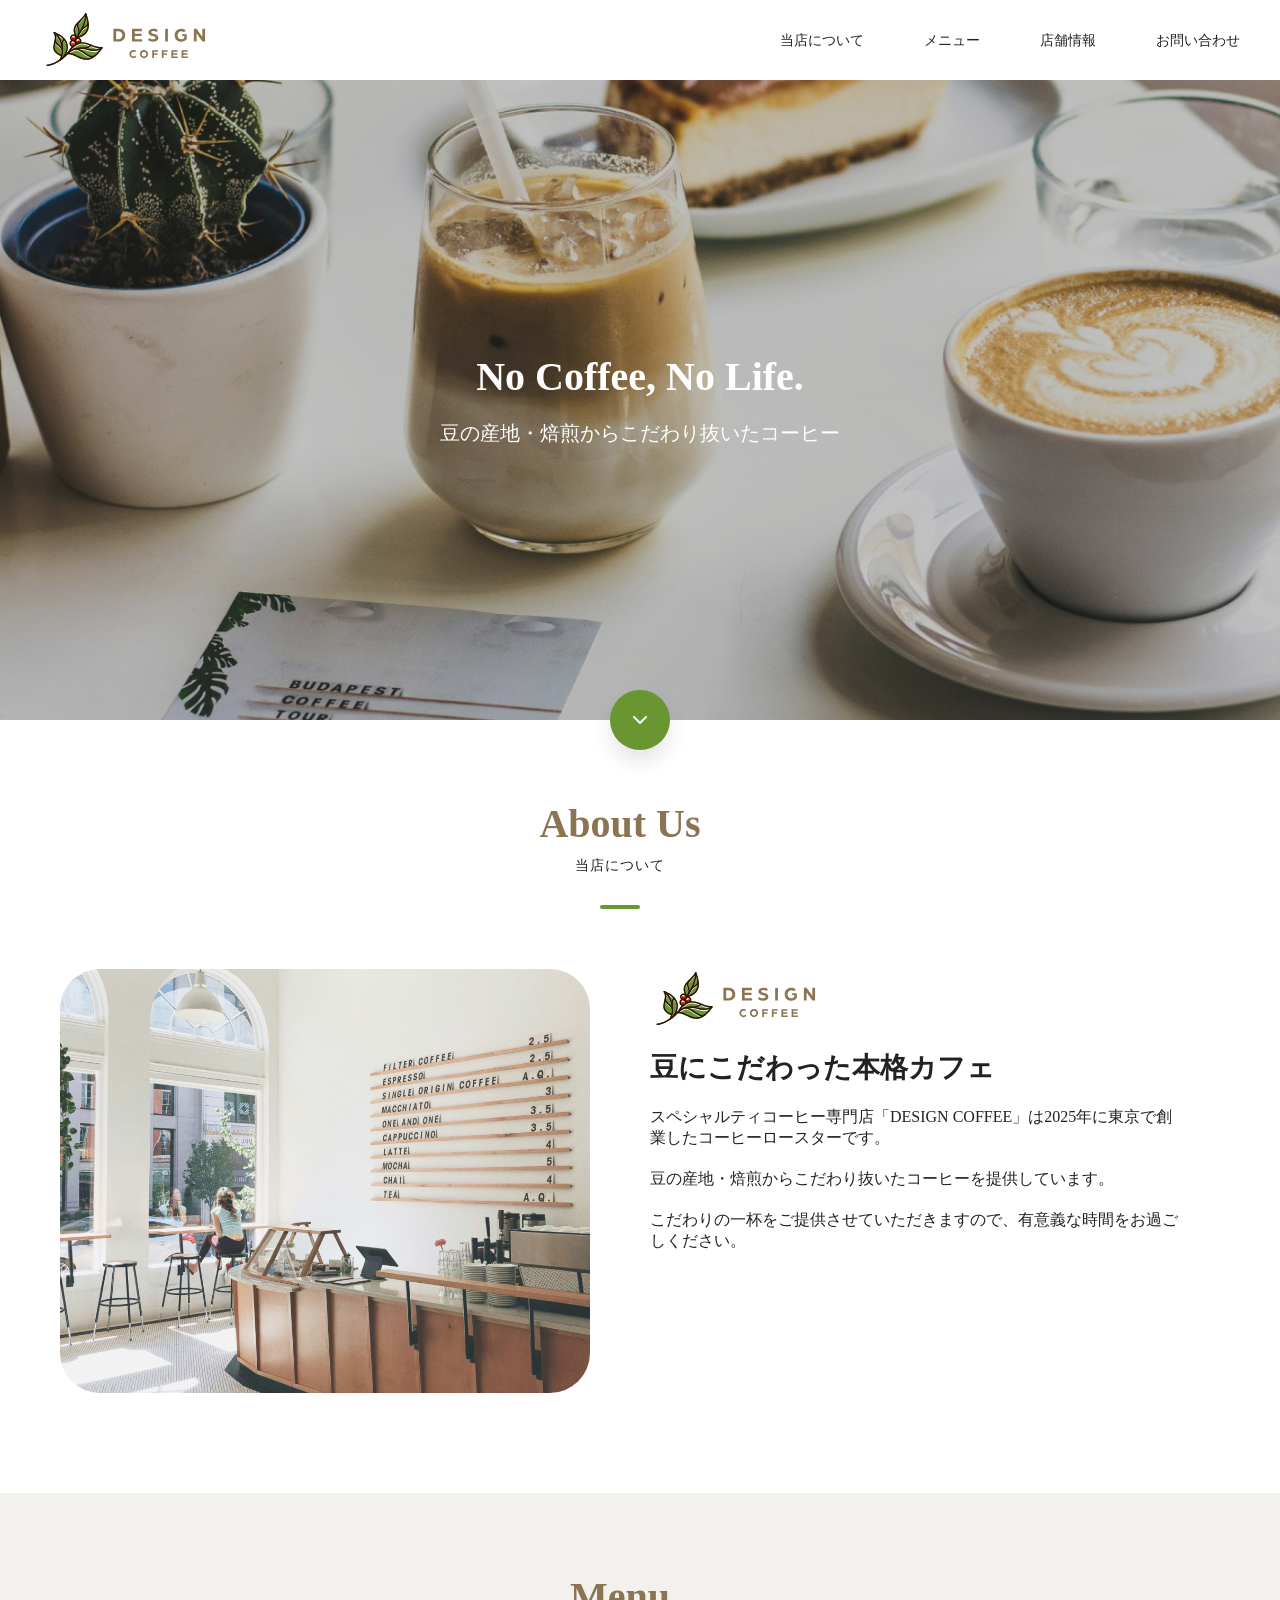
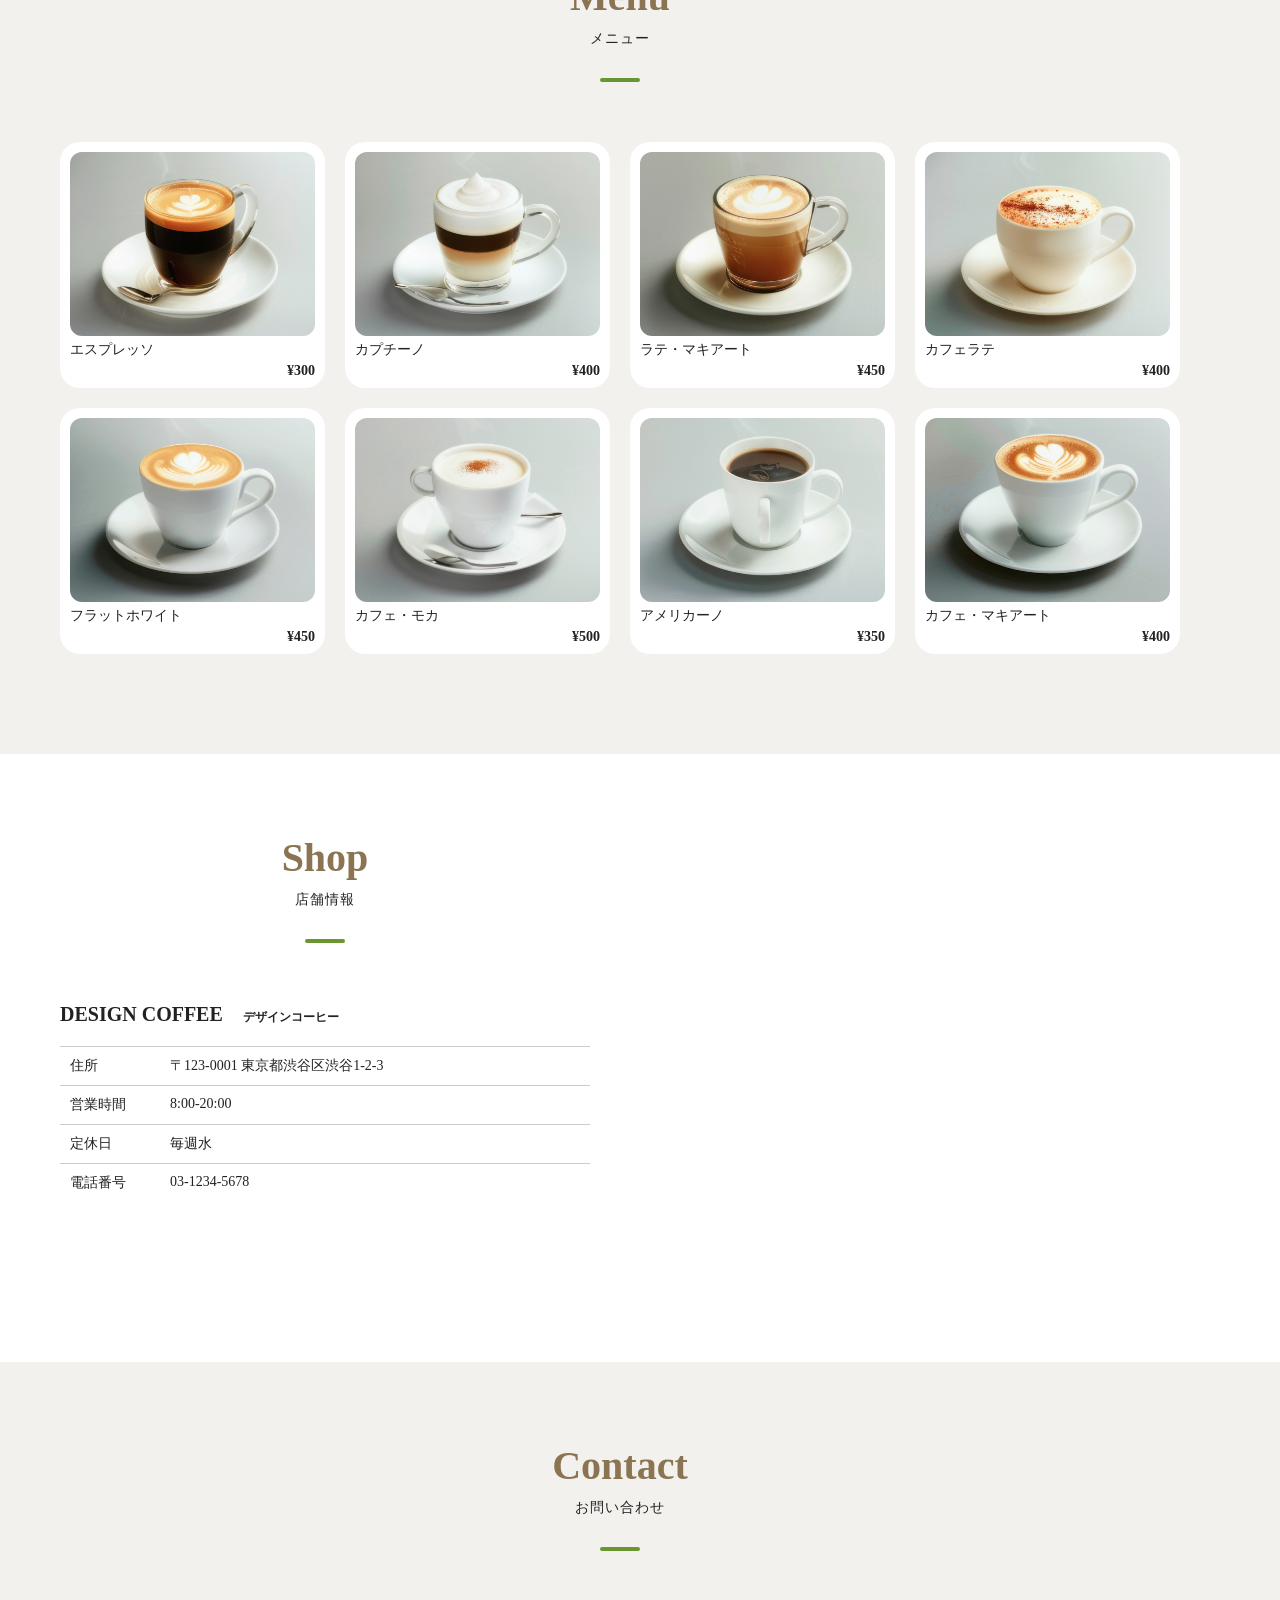
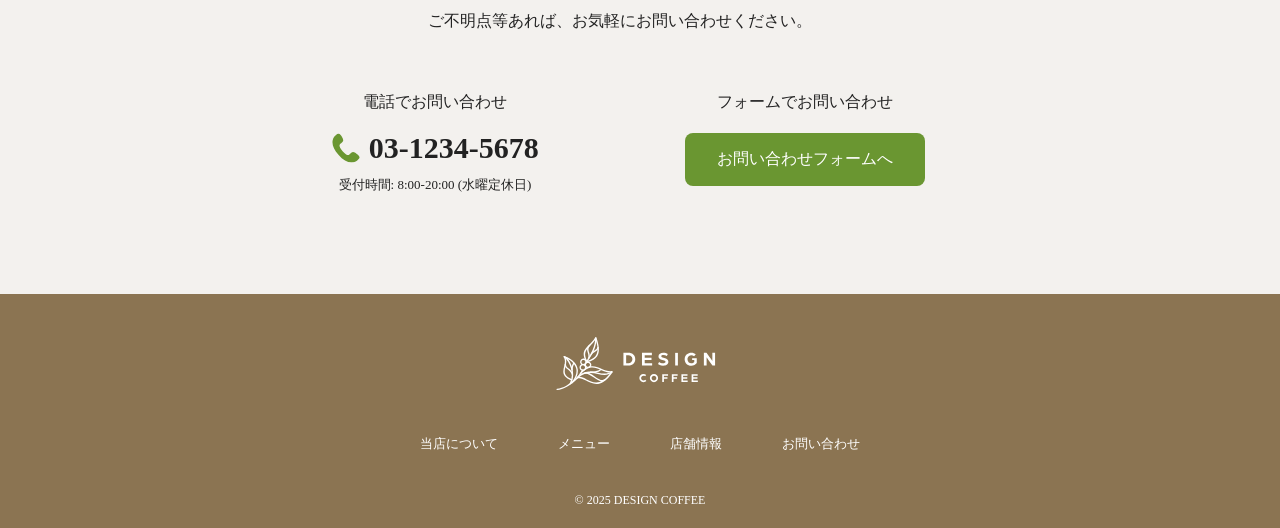
<file: index.html>
<!DOCTYPE html>
<html lang="ja">
<head>
  <meta charset="UTF-8">
  <meta name="viewport" content="width=device-width, initial-scale=1.0">
  <title>DESIGN COFFEE</title>
  <link rel="stylesheet" href="css/reset.css">
  <link rel="stylesheet" href="css/style.css">
  <link rel="preconnect" href="https://fonts.googleapis.com">
  <link rel="preconnect" href="https://fonts.gstatic.com">
  <link href="https://fonts.googleapis.com/css?family=Montserrat:ital,wght@0,100..900;1,100..900&family=Noto+Sans+JP:wght@100..900&display=swap" rel="stylesheet">
</head>
<body>
  <!-- ヘッダー -->
  <header>
    <h1>
      <a href="index.html" class="logo">
        <img src="img/logo.svg" alt="DESIGN COFFEEのロゴ">
      </a>
    </h1>
    <nav>
      <ul>
        <li><a href="#about">当店について</a></li>
        <li><a href="#menu">メニュー</a></li>
        <li><a href="#shop">店舗情報</a></li>
        <li><a href="contact.html">お問い合わせ</a></li>
      </ul>
    </nav>
  </header>
  <!-- ヒーローセクション -->
  <section class="hero">
    <h2>No Coffee, No Life.</h2>
    <p>豆の産地・焙煎からこだわり抜いたコーヒー</p>
    <a href="#about">
      <img src="img/down.png" alt="">
    </a>
  </section>
  <!-- メイン -->
  <main>
    <!-- 当店について -->
    <section class="main-section about" id="about">
      <div class="container">
        <div class="heading-group">
          <h2>
            About Us
            <span>当店について</span>
          </h2>
        </div>
        <div class="layout">
          <div class="image">
            <img src="img/about-photo.jpg" alt="当店の写真">
          </div>
          <div class="text">
            <img src="img/logo.svg" alt="DESIGN COFFEEのロゴ">
            <h3>豆にこだわった本格カフェ</h3>
            <p>スペシャルティコーヒー専門店「DESIGN COFFEE」は2025年に東京で創業したコーヒーロースターです。</p>
            <p>豆の産地・焙煎からこだわり抜いたコーヒーを提供しています。</p>
            <p>こだわりの一杯をご提供させていただきますので、有意義な時間をお過ごしください。</p>
          </div>
        </div>
      </div>
    </section>
    <!-- メニュー -->
    <section class="main-section menu" id="menu">
      <div class="container">
        <div class="heading-group">
          <h2>Menu</h2>
          <span>メニュー</span>
        </div>
        <ul class="menu-list">
          <li>
            <div class="menu-card">
              <img src="img/menu-1.jpg" alt="エスプレッソ">
              <p class="name">エスプレッソ</p>
              <p class="price">¥300</p>
            </div>
          </li>
          <li>
            <div class="menu-card">
              <img src="img/menu-2.jpg" alt="カプチーノ">
              <p class="name">カプチーノ</p>
              <p class="price">¥400</p>
            </div>
          </li>
          <li>
            <div class="menu-card">
              <img src="img/menu-3.jpg" alt="ラテ・マキアート">
              <p class="name">ラテ・マキアート</p>
              <p class="price">¥450</p>
            </div>
          </li>
          <li>
            <div class="menu-card">
              <img src="img/menu-4.jpg" alt="カフェラテ">
              <p class="name">カフェラテ</p>
              <p class="price">¥400</p>
            </div>
          </li>
          <li>
            <div class="menu-card">
              <img src="img/menu-5.jpg" alt="フラットホワイト">
              <p class="name">フラットホワイト</p>
              <p class="price">¥450</p>
            </div>
          </li>
          <li>
            <div class="menu-card">
              <img src="img/menu-6.jpg" alt="カフェ・モカ">
              <p class="name">カフェ・モカ</p>
              <p class="price">¥500</p>
            </div>
          </li>
          <li>
            <div class="menu-card">
              <img src="img/menu-7.jpg" alt="アメリカーノ">
              <p class="name">アメリカーノ</p>
              <p class="price">¥350</p>
            </div>
          </li>
          <li>
            <div class="menu-card">
              <img src="img/menu-8.jpg" alt="カフェ・マキアート">
              <p class="name">カフェ・マキアート</p>
              <p class="price">¥400</p>
            </div>
          </li>
        </ul>
      </div>
    </section>
    <!-- 店舗情報 -->
    <section class="main-section shop" id="shop">
      <div class="container">
        <div class="layout">
          <div class="text">
            <div class="heading-group">
              <h2>Shop</h2>
              <span>店舗情報</span>
            </div>
            <h3>
              DESIGN COFFEE
              <span>デザインコーヒー</span>
            </h3>
            <dl>
              <dt>住所</dt>
              <dd>〒123-0001 東京都渋谷区渋谷1-2-3</dd>
              <dt>営業時間</dt>
              <dd>8:00-20:00</dd>
              <dt>定休日</dt>
              <dd>毎週水</dd>
              <dt>電話番号</dt>
              <dd>03-1234-5678</dd>
            </dl>
          </div>
          <div class="map">
            <iframe src="https://www.google.com/maps/embed?pb=!1m18!1m12!1m3!1d25819.779451816834!2d138.1892096!3d36.0087552!2m3!1f0!2f0!3f0!3m2!1i1024!2i768!4f13.1!3m3!1m2!1s0x601c50e71f7adf49%3A0x2a9c9bdd30254f00!2z5YWs56uL6KuP6Kiq5p2x5Lqs55CG56eR5aSn5a2m!5e0!3m2!1sja!2sjp!4v1779075082622!5m2!1sja!2sjp" width="600" height="450" style="border:0;" allowfullscreen="" loading="lazy" referrerpolicy="no-referrer-when-downgrade"></iframe>
          </div>
        </div>
      </div>
    </section>
    <!-- お問い合わせ -->
    <section class="main-section contact" id="contact">
      <div class="container">
        <div class="heading-group">
          <h2>Contact</h2>
          <span>お問い合わせ</span>
        </div>
        <p>ご不明点等あれば、お気軽にお問い合わせください。</p>
        <div class="layout">
          <div class="tel">
            <p class="label">電話でお問い合わせ</p>
            <a href="tel:0312345678" class="number">
              <img src="img/icon-tel.svg" alt="電話アイコン">
              03-1234-5678
            </a>
            <p class="hour">受付時間: 8:00-20:00 (水曜定休日)</p>
          </div>
          <div class="form">
            <p class="label">フォームでお問い合わせ</p>
            <a href="contact.html" class="button">お問い合わせフォームへ</a>
          </div>
        </div>
      </div>
    </section>
  </main>
  <!-- フッター -->
  <footer>
    <a href="index.html" class="logo">
      <img src="img/logo-white.svg" alt="DESIGN COFFEEのロゴ">
    </a>
    <nav>
      <ul>
        <li><a href="#about">当店について</a></li>
        <li><a href="#menu">メニュー</a></li>
        <li><a href="#shop">店舗情報</a></li>
        <li><a href="#contact">お問い合わせ</a></li>
      </ul>
    </nav>
    <p class="copyright">&copy; 2025 DESIGN COFFEE</p>
  </footer>
</body>
</html>
</file>
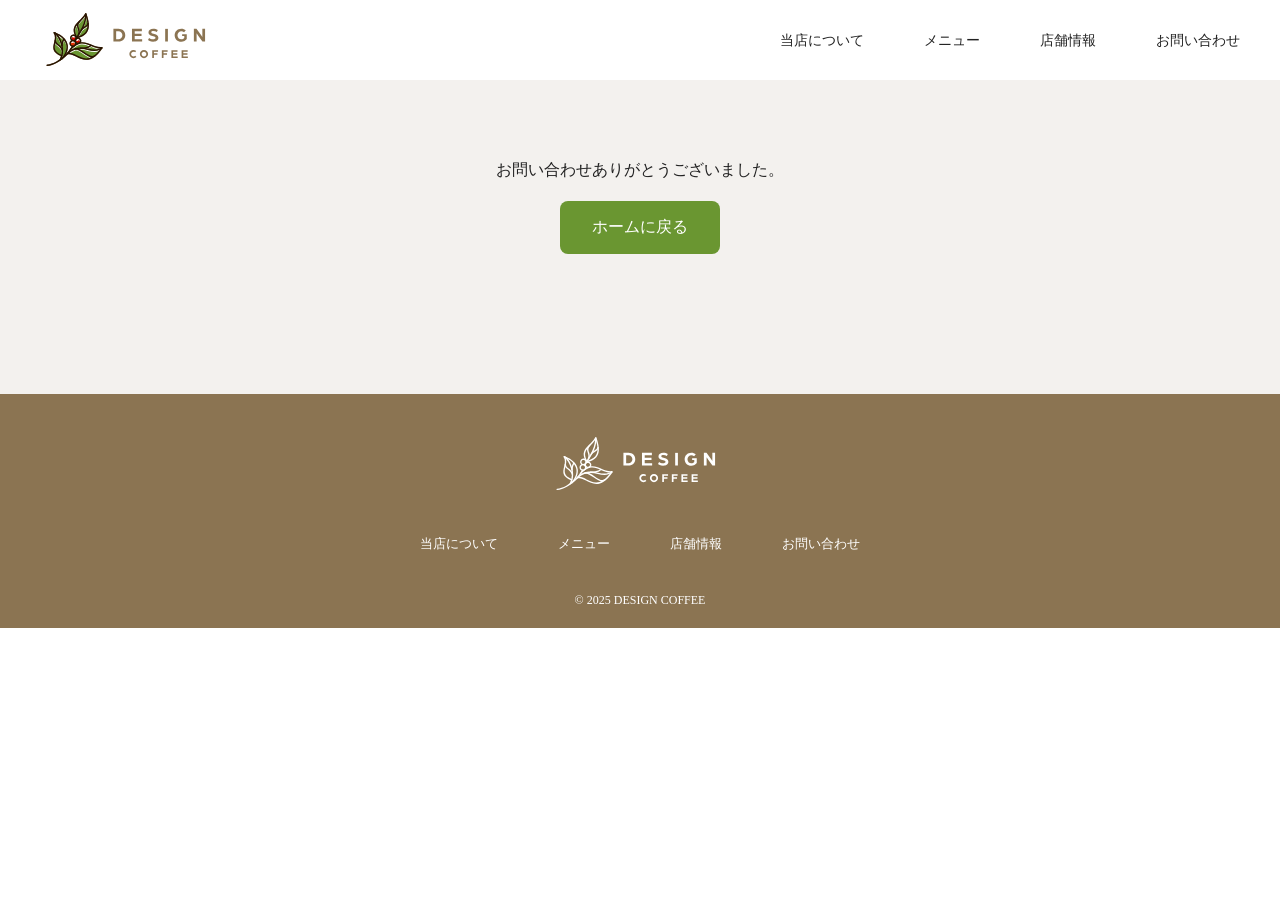
<file: completed.html>
<!DOCTYPE html>
<html lang="ja">
<head>
  <meta charset="UTF-8">
  <meta name="viewport" content="width=device-width, initial-scale=1.0">
  <title>DESIGN COFFEE</title>
  <link rel="stylesheet" href="css/reset.css">
  <link rel="stylesheet" href="css/style.css">
  <link rel="preconnect" href="https://fonts.googleapis.com">
  <link rel="preconnect" href="https://fonts.gstatic.com">
  <link href="https://fonts.googleapis.com/css?family=Montserrat:ital,wght@0,100..900;1,100..900&family=Noto+Sans+JP:wght@100..900&display=swap" rel="stylesheet">
</head>
<body>
  <!-- ヘッダー -->
  <header>
    <h1>
      <a href="index.html" class="logo">
        <img src="img/logo.svg" alt="DESIGN COFFEEのロゴ">
      </a>
    </h1>
    <nav>
      <ul>
        <li><a href="index.html/#about">当店について</a></li>
        <li><a href="index.html/#menu">メニュー</a></li>
        <li><a href="index.html/#shop">店舗情報</a></li>
        <li><a href="contact.html">お問い合わせ</a></li>
      </ul>
    </nav>
  </header>
  <!-- メイン -->
  <main class="lower-main">
    <div class="lower-heading-group">
      <p>お問い合わせありがとうございました。</p>
      <a href="index.html" class="button">ホームに戻る</a>
    </div>
  </main>
  <!-- フッター -->
  <footer>
    <a href="index.html" class="logo">
      <img src="img/logo-white.svg" alt="DESIGN COFFEEのロゴ">
    </a>
    <nav>
      <ul>
        <li><a href="index.html/#about">当店について</a></li>
        <li><a href="index.html/#menu">メニュー</a></li>
        <li><a href="index.html/#shop">店舗情報</a></li>
        <li><a href="contact.html">お問い合わせ</a></li>
      </ul>
    </nav>
    <p class="copyright">&copy; 2025 DESIGN COFFEE</p>
  </footer>
</body>
</html>
</file>
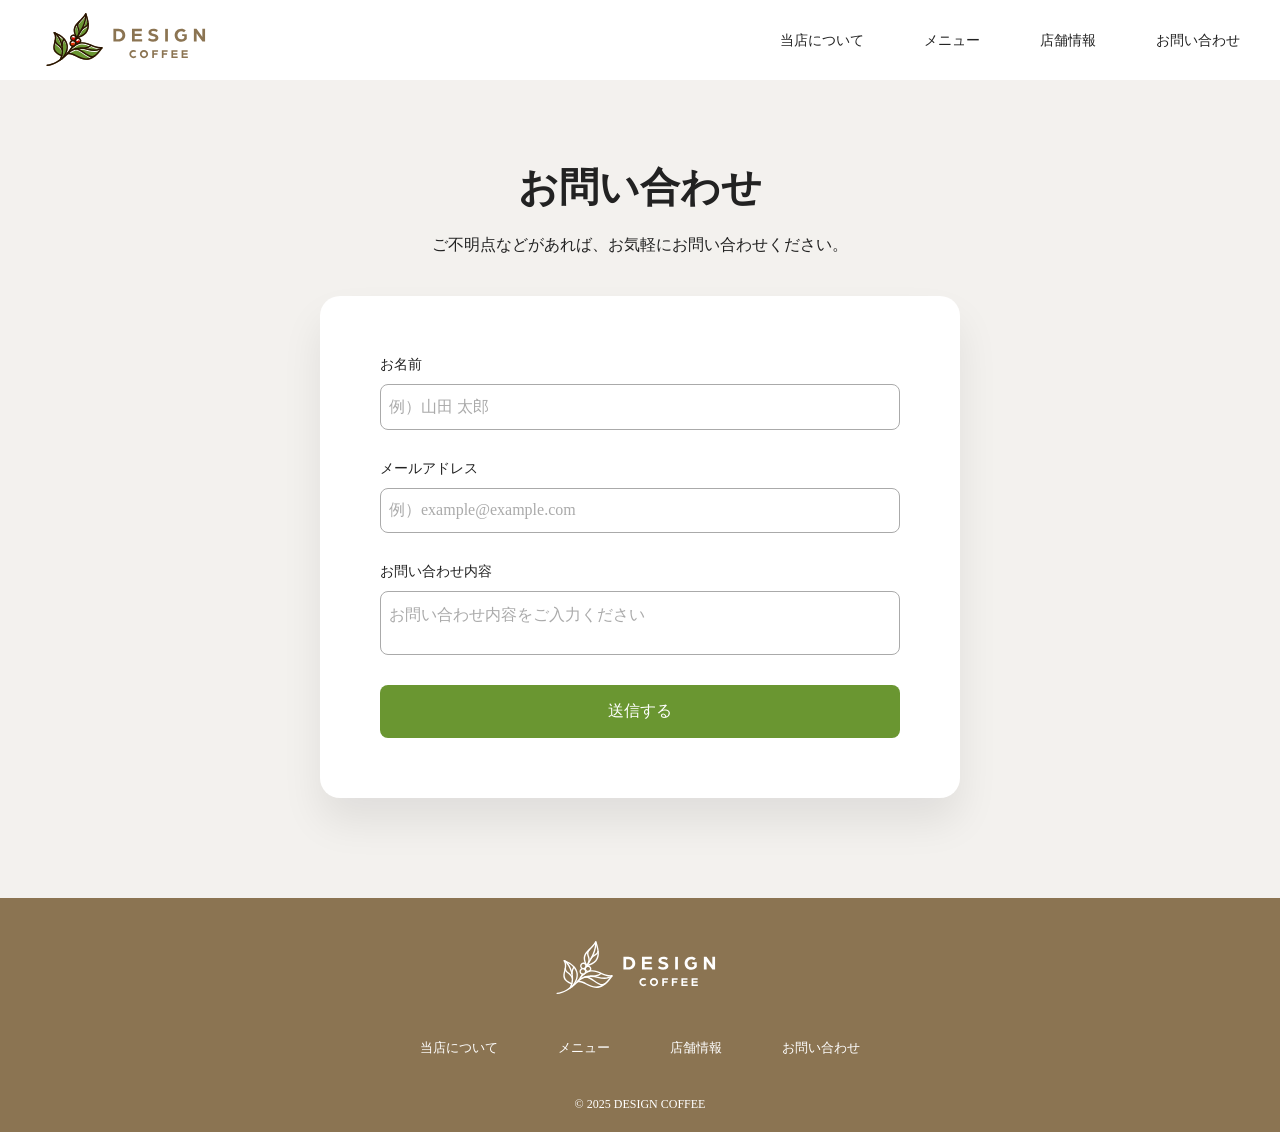
<file: contact.html>
<!DOCTYPE html>
<html lang="ja">
<head>
  <meta charset="UTF-8">
  <meta name="viewport" content="width=device-width, initial-scale=1.0">
  <title>DESIGN COFFEE</title>
  <link rel="stylesheet" href="css/reset.css">
  <link rel="stylesheet" href="css/style.css">
  <link rel="preconnect" href="https://fonts.googleapis.com">
  <link rel="preconnect" href="https://fonts.gstatic.com">
  <link href="https://fonts.googleapis.com/css?family=Montserrat:ital,wght@0,100..900;1,100..900&family=Noto+Sans+JP:wght@100..900&display=swap" rel="stylesheet">
</head>
<body>
  <!-- ヘッダー -->
  <header>
    <h1>
      <a href="index.html" class="logo">
        <img src="img/logo.svg" alt="DESIGN COFFEEのロゴ">
      </a>
    </h1>
    <nav>
      <ul>
        <li><a href="index.html/#about">当店について</a></li>
        <li><a href="index.html/#menu">メニュー</a></li>
        <li><a href="index.html/#shop">店舗情報</a></li>
        <li><a href="contact.html">お問い合わせ</a></li>
      </ul>
    </nav>
  </header>
  <!-- メイン -->
  <main class="lower-main">
    <div class="lower-heading-group">
      <h2>お問い合わせ</h2>
      <p>ご不明点などがあれば、お気軽にお問い合わせください。</p>
    </div>
    <form class="form-box" action="https://api.staticforms.dev/submit" method="post">
      <input type="hidden" name="accessKey" value="sf_683cb9af505d129cd0fae0fb">
      <input type="hidden" name="redirectTo" value="https://www.sus.ac.jp">
      <div class="form-item">
        <label>お名前</label>
        <input type="text" name="name" placeholder="例）山田 太郎">
      </div>
      <div class="form-item">
        <label>メールアドレス</label>
        <input type="email" name="email" placeholder="例）example@example.com">
      </div>
      <div class="form-item">
        <label>お問い合わせ内容</label>
        <textarea row="7" name="message" placeholder="お問い合わせ内容をご入力ください"></textarea>
      </div>
      <div class="form-item">
        <button type="submit">送信する</button>
      </div>
    </form>


  </main>
  <!-- フッター -->
  <footer>
    <a href="index.html" class="logo">
      <img src="img/logo-white.svg" alt="DESIGN COFFEEのロゴ">
    </a>
    <nav>
      <ul>
        <li><a href="index.html/#about">当店について</a></li>
        <li><a href="index.html/#menu">メニュー</a></li>
        <li><a href="index.html/#shop">店舗情報</a></li>
        <li><a href="contact.html">お問い合わせ</a></li>
      </ul>
    </nav>
    <p class="copyright">&copy; 2025 DESIGN COFFEE</p>
  </footer>
</body>
</html>
</file>
<file: css/style.css>
@charset "utf-8";

header{
  padding: 10px 40px;
  display: flex;
  align-items: center;
  justify-content: space-between;
  .logo{
    display: block;
    img{
      display: block;
      height: 60px;
    }
  }
  nav{
    ul{
      display: flex;
      align-items: center;
      gap: 60px;
    }
    a{
      font-size: 14px;
      font-weight: 400;
      &:hover{
        color: #6a9631;
        text-decoration: underline;
      }
    }
  }
}

.hero{
  color: #fff;
  text-align: center;
  height: 640px;
  background-image: url(../img/hero-background.jpg);
  background-size: cover;
  display: flex;
  flex-direction: column;
  align-items: center;
  justify-content: center;
  position: relative;
  h2{
    font-size: 40px;
    font-weight: 700;
  }
  p{
    font-size: 20px;
    font-weight: 400;
    margin-top: 20px;
  }
  a{
    display: grid;
    place-items: center;
    width: 60px;
    height: 60px;
    background-color: #6a9631;
    border-radius: 50%;
    box-shadow: 0px 12px 20px rgb(0 0 0 / 0.1);
    position: absolute;
    left: 50%;
    bottom: 0;
    translate: -50% 50%;
    img{
      width: 24px;
      height: 24px;
    }
  }
}

main{
  .container{
    max-width: 1160px;
    margin: 0 auto;
    padding-inline: 0 40px;
  }
  /* 共通セクション */
  .main-section{
    padding: 80px 0 100px;
    /* 見出しグループ */
    .heading-group{
      text-align: center;
      margin: 0 0 60px;
      h2{
        color: #8b7452;
        font-size: 40px;
        font-weight: 700;
      }
      span{
        color: #222;
        font-size: 14px;
        font-weight: 400;
        letter-spacing: 0.08em;
        display: block;
        margin-top: 10px;
      }
      &::after{
        content: "";
        display: block;
        width: 40px;
        height: 4px;
        background-color: #6a9631;
        border-radius: 4px;
        margin: 30px auto 0;
      }
    }
  }
  .about{
    .layout{
      display: grid;
      grid-template-columns: 1fr 1fr;
      align-items: start;
      gap: 60px;
    }
    .image{
      border-radius: 40px;
      overflow: hidden;
      img{
        width: 100%;
        aspect-ratio: 5 / 4;
        object-fit: cover;
      }
    }
    .text{
      img{
        height: 60px;
      }
      h3{
        font-size: 28px;
        font-weight: 700;
        margin-top: 20px;
      }
      p{
        margin-top: 20px;
      }
    }
  }
  .menu{
    background-color: #f3f1ee;
    .menu-card{
      padding: 10px;
      background-color: #fff;
      border-radius: 20px;
      display: grid;
      gap: 5px;
      img{
        width: 100%;
        aspect-ratio: 4 / 3;
        object-fit: cover;
        border-radius: 12px;
      }
      .name{
        font-size: 14px;
      }
      .price{
        font-size: 14px;
        font-weight: 700;
        line-height: 1;
        letter-spacing: 0;
        text-align: right;
      }
    }
    .menu-list{
      display: grid;
      grid-template-columns: 1fr 1fr 1fr 1fr;
      gap: 20px;
    }
  }
  .shop{
    .layout{
      display: grid;
      grid-template-columns: 1fr 1fr;
      align-items: start;
      gap: 60px;
    }
    .text{
      h3{
        text-align: center;
        font-size: 20px;
        font-weight: 700;
        margin: 0 0 20px;
        display: flex;
        align-items: baseline;
        gap: 1em;
        span{
          font-size: 0.6em;
        }
      }
    }
    dl{
      display: grid;
      grid-template-columns: 100px 1fr;
      dt,dd{
        font-size: 14px;
        padding: 10px;
        border-top: 1px solid #ccc;
      }
    }
    .map{
      border-radius: 40px;
      overflow: hidden;
      iframe{
        width: 100%;
        height: auto;
        aspect-ratio: 5 / 4;
      }
    }
  }
  .contact{
    text-align: center;
    background-color: #f3f1ee;
    .layout{
      display: grid;
      grid-template-columns: 1fr 1fr;
      gap: 40px;
      margin-top: 60px;
      margin-inline: auto;
      max-width: 700px;
    }
    .label{
      margin-bottom: 20px;
    }
    .number{
      font-size: 30px;
      font-weight: 700;
      line-height: 1;
      letter-spacing: 0;
      img{
        width: 1em;
      }
    }
    .hour{
      font-size: 13px;
      display: block;
      margin-top: 1em;
    }
    .button{
      display: inline-block;
      color: #fff;
      background-color: #6a9631;
      padding: 1em 2em;
      border-radius: 8px;
    }
  }
}

footer{
  color: #fff;
  padding: 40px 20px 20px;
  display: grid;
  justify-items: center;
  gap: 40px;
  background-color: #8b7452;
  .logo{
    display: block;
    img{
      display: block;
      height: 60px;
    }
  }
  ul{
    display: flex;
    gap: 60px;
    a{
      font-size: 13px;
    }
  }
  .copyright{
    font-size: 12px;
  }
}

.lower-main{
  padding: 80px 0 100px;
  background-color: #f3f1ee;
}

.lower-heading-group{
  text-align: center;
  display: grid;
  justify-items: center;
  gap: 20px;
  margin: 0 0 40px;
  h2{
    font-size: 40px;
    font-weight: 700;
  }
  .button{
    display: inline-block;
    color: #fff;
    background-color: #6a9631;
    padding: 1em 2em;
    border-radius: 8px;
  }
}

.form-box{
  max-width: 640px;
  margin: 0 auto;
  border-radius: 20px;
  padding: 60px;
  background-color: #fff;
  box-shadow: 0px 24px 40px rgb(0 0 0 / 0.08);
}

.form-item{
  display: grid;
  gap: 10px;
  label{
    font-size: 14px;
  }
  + .form-item{
    margin-top: 30px;
  }

  input,
  textarea{
    border: 1px solid #aaa;
    padding: 0.8em 0.5em;
    border-radius: 8px;
    &::placeholder{
      color: #aaa;
    }
  }

  textarea{
    resize: none;
  }

  button{
    font-size: 16px;
    display: inline-block;
    color: #fff;
    background-color: #6a9631;
    border: none;
    padding: 1em 2em;
    border-radius: 8px;
    &:hover{
      background-color: #517521;
    }
  }
}
</file>
